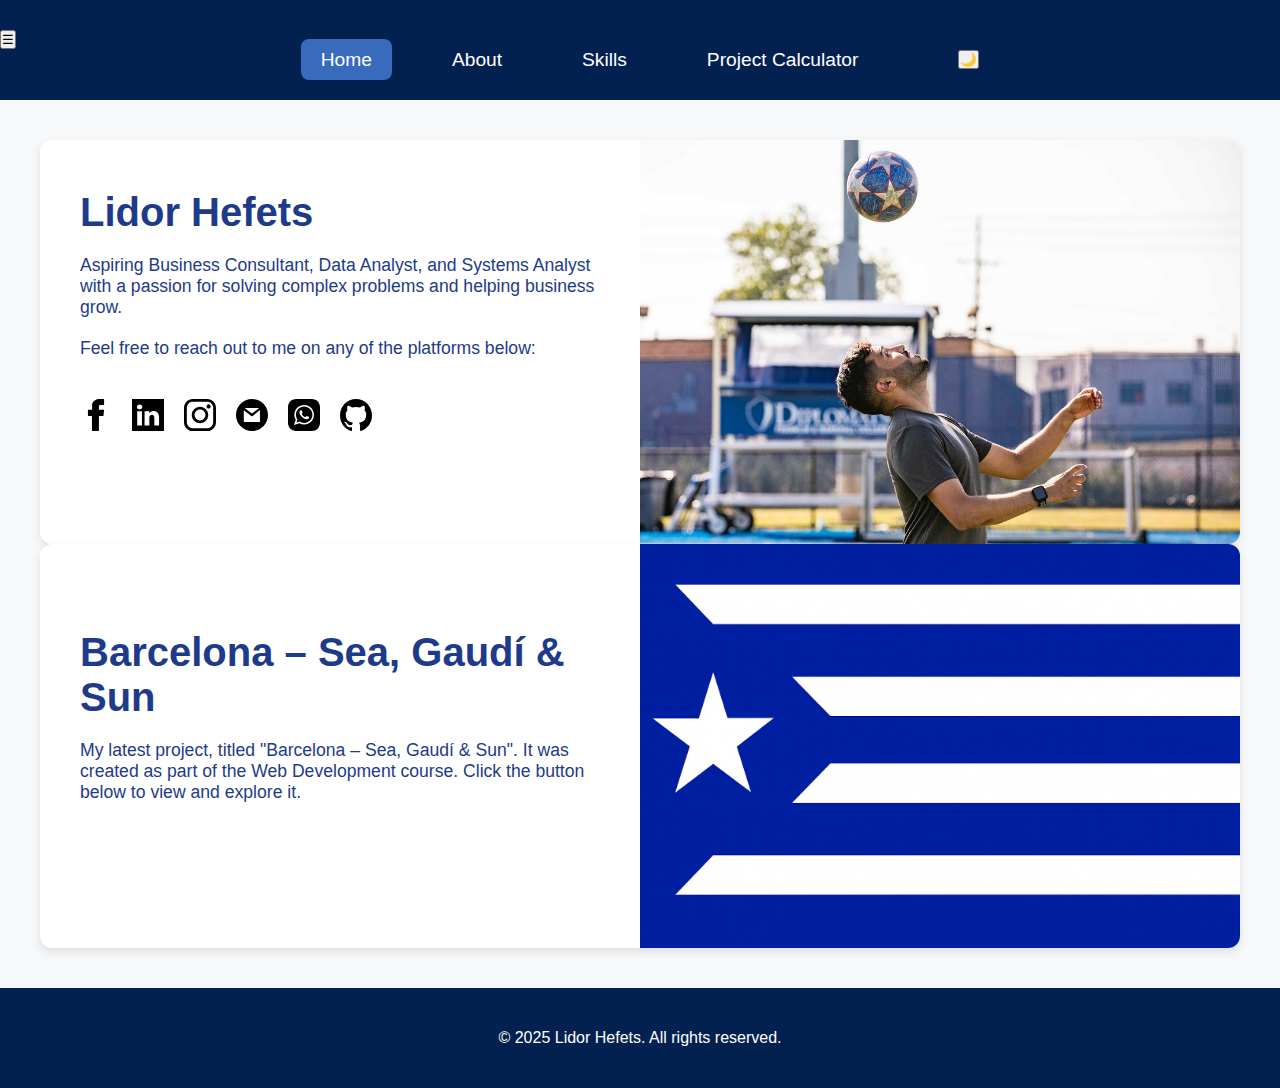
<file: index.html>
<!DOCTYPE html>
<html lang="en">
<head>
  <meta charset="UTF-8" />
  <meta name="viewport" content="width=device-width, initial-scale=1.0" />
  <title>Lidor Hefetz</title>
  <link rel="stylesheet" href="assets/style/global.css" />
  <link rel="stylesheet" href="assets/style/home.css" />
</head>
<body>
  <header class="site-header">
    
    <nav class="navbar">
      <button class="hamburger" onclick="toggleMenu()" aria-label="Toggle menu">
        ☰
      </button>
      <ul class="nav-menu" id="navMenu">
        <li class="active"><a href="index.html">Home</a></li>
        <li><a href="about.html">About</a></li>
        <li><a href="skills.html">Skills</a></li>
        <li><a href="project-calculator.html">Project Calculator</a></li>
        <li></li><button id="darkModeToggle" aria-label="Toggle Dark Mode">🌙</button></li>
      </ul>
    </nav>
  </header>

  <main class="main-section">
    <section class="intro-grid">
      <div class="intro-text">
        <h1>Lidor Hefets</h1>
        <p>
          Aspiring Business Consultant, Data Analyst, and Systems Analyst with a passion for solving complex problems and helping business grow.</p>
        <p>Feel free to reach out to me on any of the platforms below:</p>
        <div class="social-icons">
          <a href="https://www.facebook.com/lidor.hefetz?locale=he_IL" target="_blank">
            <img src="assets/imgs/facebook-svgrepo-com.svg" alt="Facebook Icon" />
          </a>
          <a href="https://www.linkedin.com/in/lidor-hefets-a36481327/" target="_blank">
            <img src="assets/imgs/linkedin-svgrepo-com.svg" alt="LinkedIn Icon" />
          </a>
          <a href="https://www.instagram.com/lidor_hefetz/" target="_blank">
            <img src="assets/imgs/instagram-logo-svgrepo-com.svg" alt="Instagram Icon" />
          </a>
          <a href="mailto:lidorhefetz308@gmail.com" target="_blank">
            <img src="assets/imgs/gmail-svgrepo-com.svg" alt="Gmail Icon" />
          </a>
          <a href="https://wa.me/972544400786" target="_blank"> 
            <img src="assets/imgs/whatsapp-svgrepo-com.svg" alt="WhatsApp Icon"/>
          </a>
          <a href="https://github.com/LidorHefets" target="_blank"> 
            <img src="assets/imgs/github-142-svgrepo-com.svg" alt="Github Icon"/>
          </a>
        </div>
        
      
        <a href="assets/resume.pdf" class="btn" download>View My Resume</a>
      </div>
      <div class="intro-image">
        <img src="assets/imgs/lidor-main.jpeg" alt="Lidor Hefets Profile Picture">
      </div>
    
    </section>

    <section class="intro-grid">
      <div class="intro-text">
        <h1>Barcelona – Sea, Gaudí & Sun</h1>
        <p>My latest project, titled "Barcelona – Sea, Gaudí & Sun".  
          It was created as part of the Web Development course.  
          Click the button below to view and explore it.
          </p>
        <a href="https://lidorhefets.github.io/Lidor_Hefets---Barcelona/main.html" class="btn" target="_blank">View Project</a>
      </div>
      <div class="intro-image">
        <img src="assets/imgs/catalonia-flag.png" alt="Lidor Hefets Profile Picture">
      </div>
    </section>

  </main>

  <footer class="footer">
    <p>© 2025 Lidor Hefets. All rights reserved.</p>
  </footer>
  <script src="services/global.js"></script>
</body>
</html>
</file>
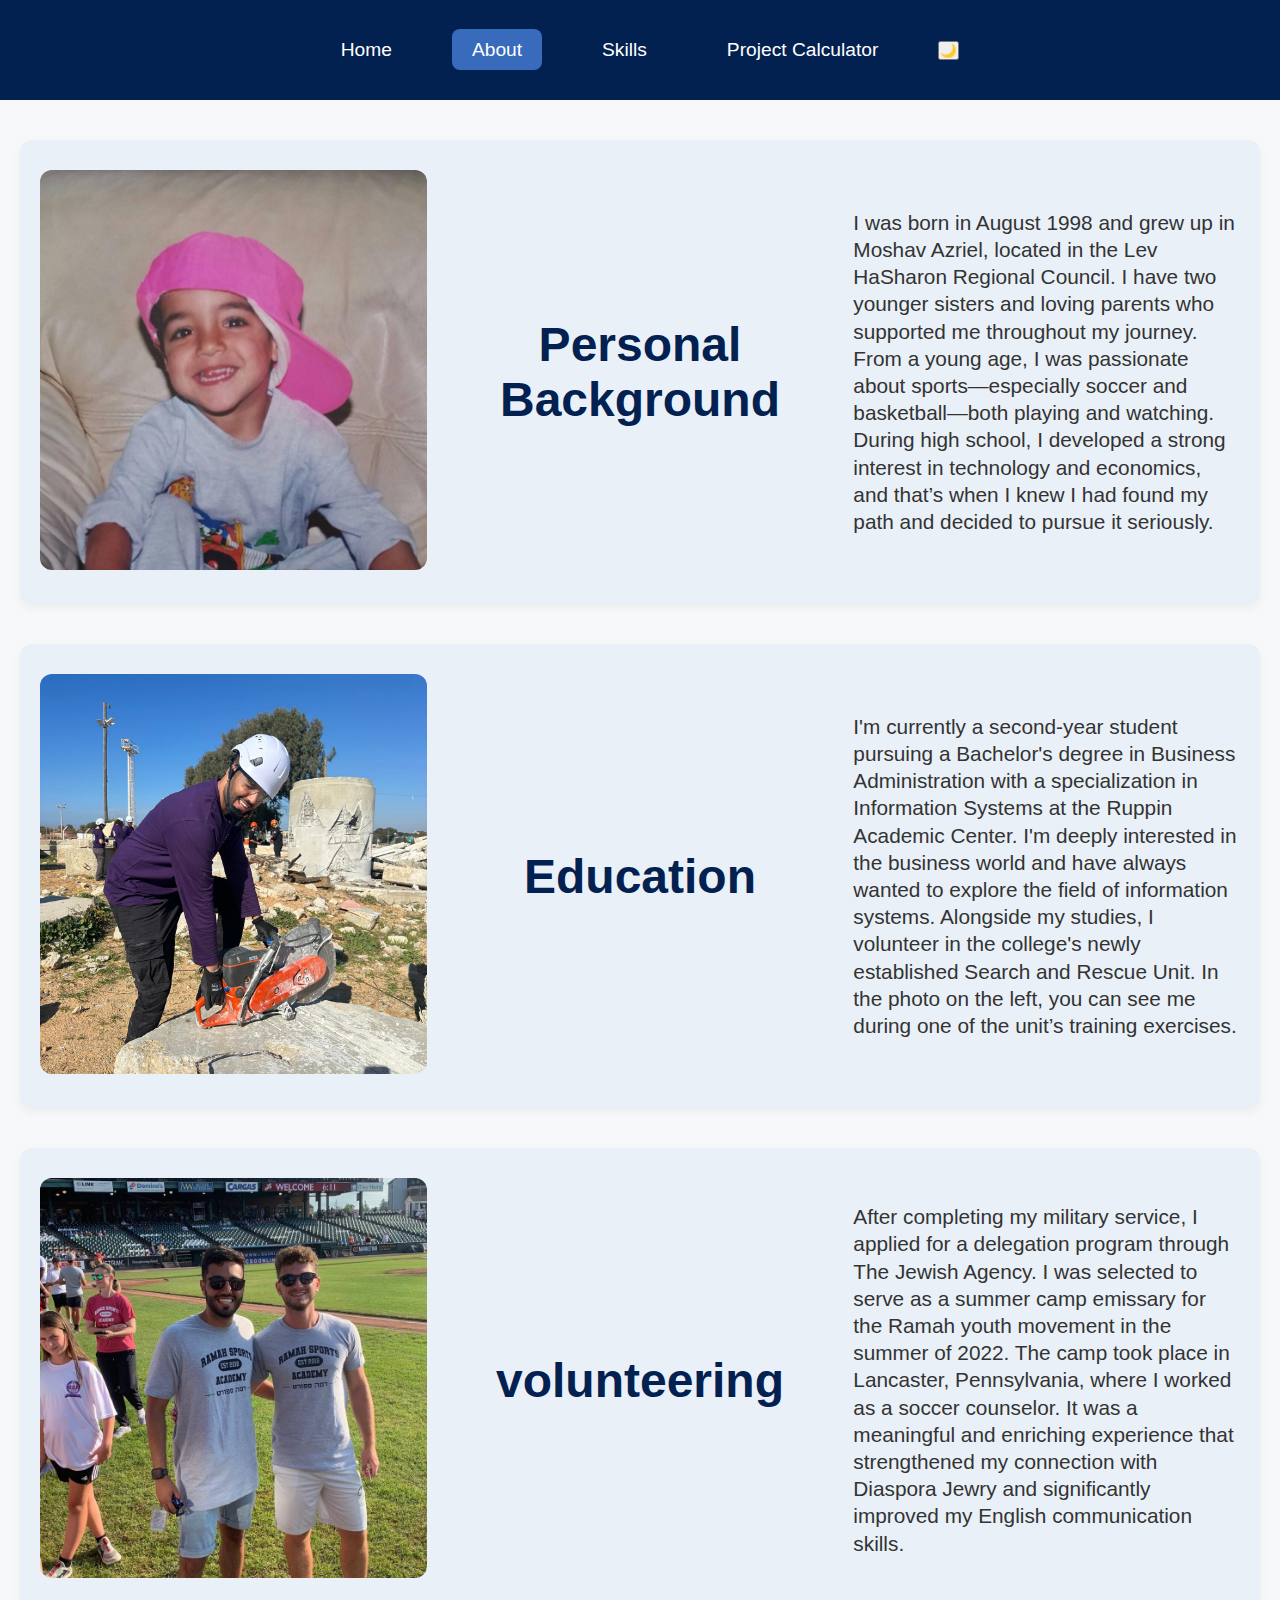
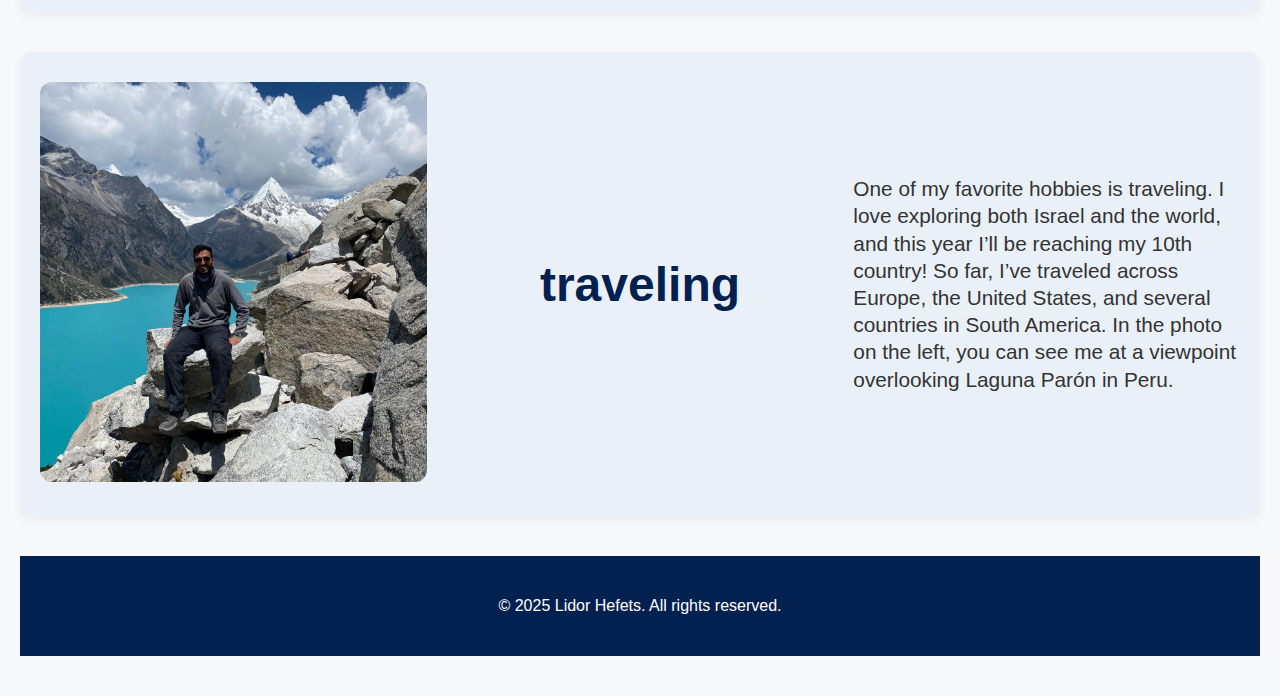
<file: about.html>
<!DOCTYPE html>
<html lang="en">
<head>
  <meta charset="UTF-8">
  <meta name="viewport" content="width=device-width, initial-scale=1.0">
  <title>About Me</title>
  <link rel="stylesheet" href="assets/style/global.css" />
  <link rel="stylesheet" href="assets/style/about.css" />
  
</head>
  <body>
    <header class="site-header">
      <nav class="navbar">
        <ul class="nav-menu">
          <li><a href="index.html">Home</a></li>
          <li class="active"><a href="about.html">About</a></li>
          <li><a href="skills.html">Skills</a></li>
          <li><a href="project-calculator.html">Project Calculator</a></li>
          <button id="darkModeToggle" aria-label="Toggle Dark Mode">🌙</button>
        </ul>
      </nav>
    </header>
  
    <main class="main-content">
      <section class="about-section">
        <div class="section-grid">
          <div class="section-image">
            <img src="assets/imgs/Lidor-kid2.jpeg" alt="Personal Background">
          </div>
          <div class="section-title">
            <h2>Personal Background</h2>
          </div>
          <div class="section-text">
            <p>
              I was born in August 1998 and grew up in Moshav Azriel, located in the Lev HaSharon Regional Council.  
              I have two younger sisters and loving parents who supported me throughout my journey.  
              From a young age, I was passionate about sports—especially soccer and basketball—both playing and watching.  
              During high school, I developed a strong interest in technology and economics, and that’s when I knew I had found my path and decided to pursue it seriously.
            </p>
          </div>
        </div>
      </section>
    
      <section class="about-section">
        <div class="section-grid">
          <div class="section-image">
            <img src="assets/imgs/lidor-ruppin.jpeg" alt="Education">
          </div>
          <div class="section-title">
            <h2>Education</h2>
          </div>
          <div class="section-text">
            <p>
              I'm currently a second-year student pursuing a Bachelor's degree in Business Administration with a specialization in Information Systems at the Ruppin Academic Center.  
              I'm deeply interested in the business world and have always wanted to explore the field of information systems.  
              Alongside my studies, I volunteer in the college's newly established Search and Rescue Unit.  
              In the photo on the left, you can see me during one of the unit’s training exercises.              
            </p>
          </div>
        </div>
      </section>

      <section class="about-section">
        <div class="section-grid">
          <div class="section-image">
            <img src="assets/imgs/lidor-baseball.jpeg" alt="volunteering">
          </div>
          <div class="section-title">
            <h2>volunteering</h2>
          </div>
          <div class="section-text">
            <p>
              After completing my military service, I applied for a delegation program through The Jewish Agency.  
              I was selected to serve as a summer camp emissary for the Ramah youth movement in the summer of 2022.  
              The camp took place in Lancaster, Pennsylvania, where I worked as a soccer counselor.  
              It was a meaningful and enriching experience that strengthened my connection with Diaspora Jewry and significantly improved my English communication skills.

            </p>
          </div>
        </div>
      </section>

      <section class="about-section">
        <div class="section-grid">
          <div class="section-image">
            <img src="assets/imgs/lidor-paroon.jpeg" alt="travel">
          </div>
          <div class="section-title">
            <h2>traveling</h2>
          </div>
          <div class="section-text">
            <p>
              One of my favorite hobbies is traveling. I love exploring both Israel and the world, and this year I’ll be reaching my 10th country!  
              So far, I’ve traveled across Europe, the United States, and several countries in South America.  
              In the photo on the left, you can see me at a viewpoint overlooking Laguna Parón in Peru.
            </p>
          </div>
        </div>
      </section>
  
    <footer class="footer">
      <p>© 2025 Lidor Hefets. All rights reserved.</p>
    </footer>
    <script src="services/global.js"></script>
  </body>
  </html>
</file>
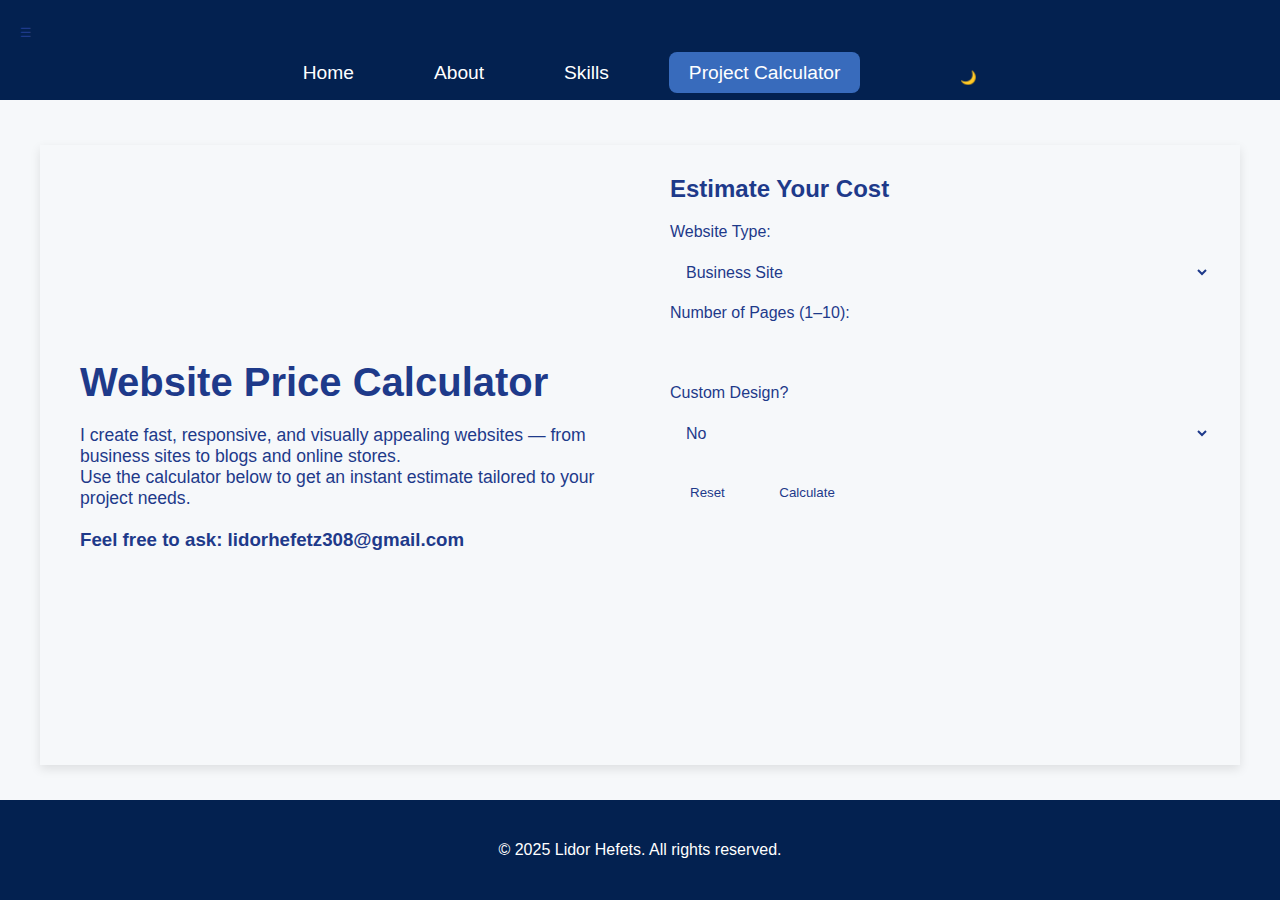
<file: project-calculator.html>
<!DOCTYPE html>
<html lang="en">
<head>
  <meta charset="UTF-8" />
  <meta name="viewport" content="width=device-width, initial-scale=1.0" />
  <title>Lidor Hefetz</title>
  <link rel="stylesheet" href="assets/style/global.css" />
  <link rel="stylesheet" href="assets/style/calculator.css" />
</head>
<body>
  <header class="site-header">
    <nav class="navbar">
      <button class="hamburger" onclick="toggleMenu()" aria-label="Toggle menu">
        ☰
      </button>
      <ul class="nav-menu" id="navMenu">
        <li><a href="index.html">Home</a></li>
        <li><a href="about.html">About</a></li>
        <li><a href="skills.html">Skills</a></li>
        <li id="PC" class="active"><a href="project-calculator.html">Project Calculator</a></li>
        <li></li><button id="darkModeToggle" aria-label="Toggle Dark Mode">🌙</button></li>
      </ul>
    </nav>
  </header>
<main class="main-section">
  <section class="intro-grid">
    <div class="intro-text">
      <h1>Website Price Calculator</h1>
      <p>
        I create fast, responsive, and visually appealing websites — from business sites to blogs and online stores.<br>
        Use the calculator below to get an instant estimate tailored to your project needs.
        </p>
      <h3>Feel free to ask: lidorhefetz308@gmail.com</h3>
    </div>

    <div class="intro-box">
    
      <h2>Estimate Your Cost</h2>
      <form class="form" id="CalcForm">
        <label for="siteType">Website Type:</label>
        <select id="siteType" name="siteType">
          <option value="business">Business Site</option>
          <option value="store">Online Store</option>
          <option value="blog">Blog</option>
        </select>
        <label for="pages">Number of Pages (1–10):</label>
        <input type="number" id="pages" name="pages" min="1" max="10" required />
        <label for="customDesign">Custom Design?</label>
        <select id="customDesign" name="customDesign">
          <option value="no">No</option>
          <option value="yes">Yes</option>
        </select>
        <button class="btn" type="reset">Reset</button>
        <button class="btn" type="submit">Calculate</button>
        <div id="priceResult" class="result-box"></div>
      </form>
    </div>
  </section>
</main> 
<footer class="footer">
  <p>© 2025 Lidor Hefets. All rights reserved.</p>
</footer>

<script src="services/calculator.js"></script>
<script src="services/global.js"></script>
</body>
</html>
</file>
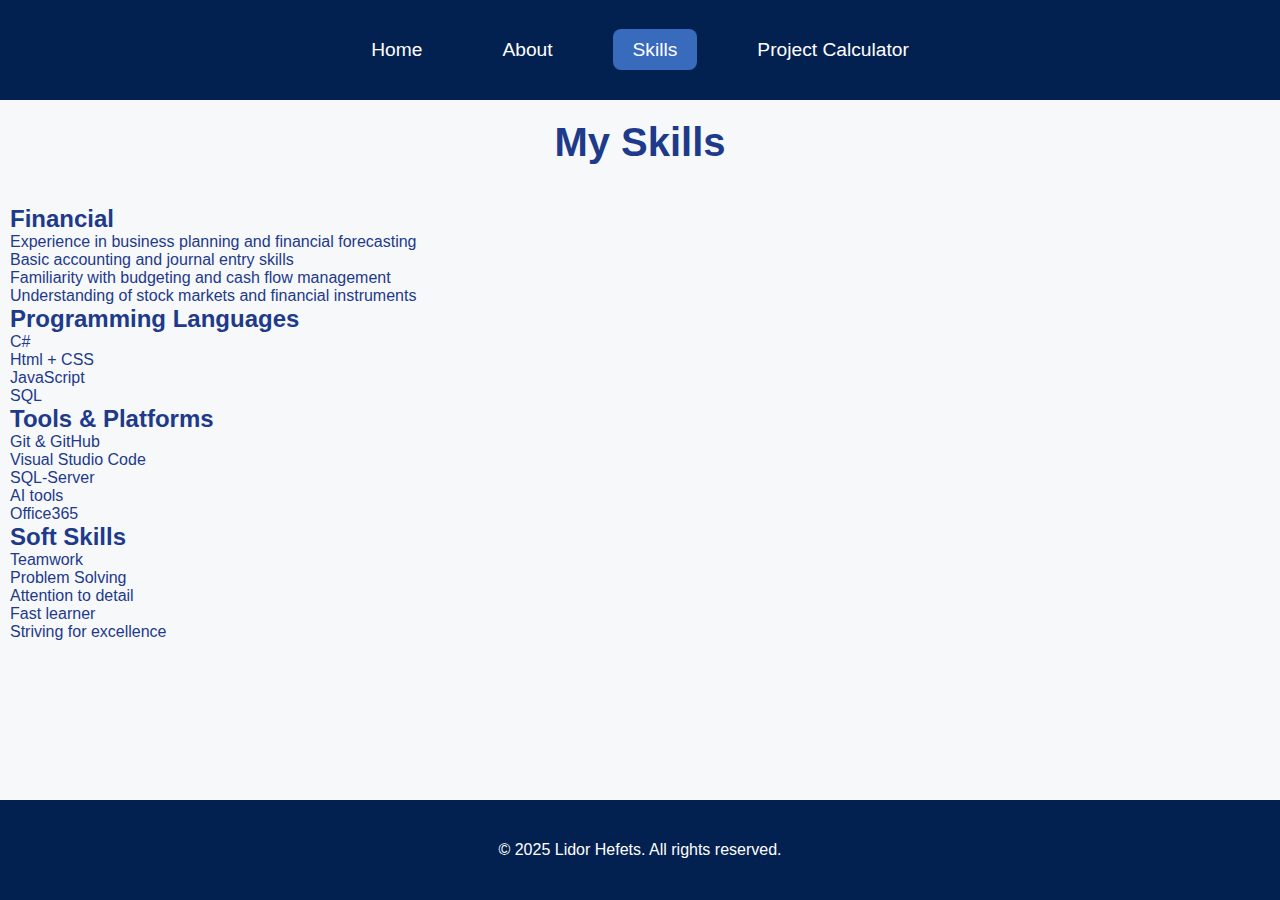
<file: skills.html>
<!DOCTYPE html>
<html lang="en">
<head>
  <meta charset="UTF-8">
  <meta name="viewport" content="width=device-width, initial-scale=1.0">
  <title>Skills</title>
  <link rel="stylesheet" href="assets/style/global.css">
  <link rel="stylesheet" href="assets/style/skills.css">
</head>
<body>
  <header class="site-header">
    <nav class="navbar">
      <ul class="nav-menu">
        <li><a href="index.html">Home</a></li>
        <li><a href="about.html">About</a></li>
        <li class="active"><a href="skills.html">Skills</a></li>
        <li><a href="project-calculator.html">Project Calculator</a></li>
      </ul>
    </nav>
  </header>

  <main class="main-content">
    <h1 class="skills-title">My Skills</h1>

    <section class="skills-wrapper">
      <div class="skill-category">
        <h2>Financial</h2>
        <ul>
          <li>Experience in business planning and financial forecasting</li>
          <li>Basic accounting and journal entry skills</li>
          <li>Familiarity with budgeting and cash flow management</li>
          <li>Understanding of stock markets and financial instruments</li>
        </ul>
      </div>
      <div class="skill-category">
        <h2>Programming Languages</h2>
        <ul>
          <li>C#</li>
          <li>Html + CSS</li>
          <li>JavaScript</li>
          <li>SQL</li>
        </ul>
      </div>
      <div class="skill-category">
        <h2>Tools & Platforms</h2>
        <ul>
          <li>Git & GitHub</li>
          <li>Visual Studio Code</li>
          <li>SQL-Server</li>
          <li>AI tools</li>
          <li>Office365</li>
        </ul>
      </div>
      <div class="skill-category">
        <h2>Soft Skills</h2>
        <ul>
          <li>Teamwork</li>
          <li>Problem Solving</li>
          <li>Attention to detail</li>
          <li>Fast learner</li>
          <li>Striving for excellence</li>
        </ul>
      </div>
    </section>
  </main>

  <footer class="footer">
    <p>© 2025 Lidor Hefets. All rights reserved.</p>
  </footer>
</body>
</html>
</file>
<file: assets/style/global.css>
html {scroll-behavior: smooth;}

* {
    margin: 0;
    padding: 0;
    box-sizing: border-box;
  }
  
  body {
    font-family: 'Segoe UI', Tahoma, Geneva, Verdana, sans-serif;
    background-color: #F6F8FA; 
    color: #1E3A8A; 
    min-height: 100vh;
    display: grid;
    grid-template-rows: auto 1fr auto; 
  }
  
  .site-header {
    background-color: #032150;
    height: 100px;
    display: grid;
    place-items: center;
    position: sticky;
    top: 0;
    z-index: 1000;
  }
  
  .navbar {
    width: 100%;
  }
  
  .nav-menu {
    list-style: none;
    display: grid;
    grid-auto-flow: column;
    justify-content: center;
    align-items: center;
    gap: 40px;
  }
  
  .nav-menu li a {
    text-decoration: none;
    color: white;
    font-size: 1.2rem;
    padding: 10px 20px;
    border-radius: 8px;
    transition: background-color 0.3s;
  }
  
  .nav-menu li a:hover,
  .nav-menu li.active a {
    background-color: #386bbc;
  }
  
    .footer {
        background-color: #032150;
        color: white;
        height: 100px;
        display: grid;
        place-items: center;
        font-size: 1rem;
      }
</file>
<file: assets/style/home.css>
.main-section {
    padding: 40px 20px;
    display: grid;
    place-items: center;
  }
  
  .intro-grid {
    display: grid;
    grid-template-columns: 1fr 1fr; 
    max-width: 1200px;
    width: 100%;
    max-height: 1200px;
    height:100%;
    background-color: #ffffff;
    border-radius: 12px;
    box-shadow: 0 4px 10px rgba(0, 0, 0, 0.1);
    overflow: hidden;
  }
  
  .intro-text {
    padding: 40px;
    display: grid;
    gap: 20px; 
    align-content: center; 
  }
  
  .intro-text h1 {
    font-size: 2.5rem;
  }
  
  .intro-text p {
    font-size: 1.1rem;
  }
  
  .btn {
    background-color: var(--primary-color); /* צבע ראשי */
    color: white;
    padding: 10px 20px;
    border-radius: 8px;
    text-decoration: none;
    display: inline-block;
    text-align: center;
    transition: background-color 0.3s ease;
  }
  
  .btn:hover {
    background-color: var(--primary-color-hover); /* צבע ראשי בהעברה */
  }
  
  .intro-image img {
    width: 100%;
    height: 100%;
    object-fit: cover;
  }

  @media (max-width: 767px) {
    .intro-grid {
      grid-template-columns: 1fr; 
    }
  }

  .social-icons {
    margin-top: 20px;
    display: flex;
    gap: 20px;
    align-items: center;
  }
  
  .social-icons a img {
    width: 32px;
    height: 32px;
    transition: transform 0.3s ease;
  }
  
  .social-icons a:hover img {
    transform: scale(1.1);
    cursor: pointer;
  }
</file>
<file: assets/style/about.css>
body {
    font-family: 'Segoe UI', Tahoma, Geneva, Verdana, sans-serif;
    background-color: #f6f8fa; 
    color: #032150;; 
    display: grid;
    grid-template-rows: auto 1fr auto; 
    min-height: 100vh;
  }

  .main-content {
    display: flex;
    flex-direction: column;
    gap: 40px;
    padding: 40px 20px;
  }
  
  .about-section {
    width: 100%;
    max-height: 600px;
    background-color: #eaf0f7;
    padding: 30px 20px;
    border-radius: 12px;
    box-shadow: 0 4px 10px rgba(0, 0, 0, 0.05);
  }
  
  .section-grid {
    display: grid;
    grid-template-columns: 1fr 1fr 1fr; 
    gap: 20px;
    align-items: center;
  }
  
  .section-image img {
    width: 100%;
    height: 400px;
    border-radius: 12px;
    object-fit: cover;
  }
  
  .section-title h2 {
    font-size: 3rem;
    text-align: center;
    color: #032150;
  }
  
  .section-text p {
    font-size: 1.3rem;
    line-height: 1.7rem;
    color: #333;
  }
  
  @media (max-width: 767px) {
    .section-grid {
      grid-template-columns: 1fr;
      text-align: center;
    }
  
    .section-title h2 {
      margin-top: 20px;
    }
  }
</file>
<file: assets/style/calculator.css>
.main-section {
    padding: 40px 20px;
    display: grid;
    place-items: center;
  }
  
  .intro-grid {
    display: grid;
    grid-template-columns: 1fr 1fr; 
    max-width: 1200px;
    width: 100%;
    max-height: 1200px;
    height:100%;
    background-color: var(--white-color); 
    border-radius: var(--border-curve); 
    box-shadow: 0 4px 10px rgba(0, 0, 0, 0.1);
    overflow: hidden;
    margin-top: 10px;
  }
  
  .intro-text {
    padding: 40px;

    display: grid;
    gap: 20px; 
    align-content: center; 
  }
  
  .intro-text h1 {
    font-size: 2.5rem;
  }
  
  .intro-text p {
    font-size: 1.1rem;
  }

  
  .intro-box {
    background-color:var(--white-color); 
    padding: 30px;
   
  }
  
  .intro-box h2 {
    color: var(--primary-color); 
    margin-bottom: 20px;
  }

  input, select {
    width: 100%;
    box-sizing: border-box; /* ✅ פתרון מרכזי */
    padding: 12px;
    margin: 10px 0;
    font-size: 1rem;
    border-radius: var(--border-curve);
    border: 1px solid var(--primary-color); 
    background-color: var(--white-color); 
    color: var(--primary-color); 
    
  }
 
  button {
    background-color: var(--primary-color); 
    color:var(--white-color);
    padding: 10px 20px;
    border-radius: 8px;
    border: none;
    cursor: pointer;
    margin-top: 10px;
  }
  
  button + button {
    margin-left: 10px;
  }

  #priceResult {
    margin-top: 40px;
    font-weight: bold;
    width: 50;
    color: var(--primary-color); 
    font-size: 1.5rem;
    padding: 20px;
    display: grid;
    gap: 20px; 
    align-content: center; 
    text-align: center;
  }
  
  @media (max-width: 767px) {
    .intro-grid {
      grid-template-columns: 1fr; 
    }
    #PC{
      font-size: 0.5rem;
      overflow-wrap: break-word;
      word-wrap: break-word;
      width: auto;

    }
  
  }
</file>
<file: assets/style/skills.css>
.main-content {
  padding: 20px 10px;
}

.skills-title {
  text-align: center;
  font-size: 2.5rem;
  margin-bottom: 40px;
  color: var(--primary-color);
}

.search-box {
  border: 2px solid var(--primary-color);
  border-radius: 10px;
  padding: 20px;
  margin: 0 auto 40px;
  max-width: 900px;
  background-color: var(--white-color);
}

.search-box h3 {
  margin-top: 0;
}

#skillSearch {
  width: 100%;
  padding: 12px;
  font-size: 1rem;
  border: 1px solid var(--primary-color);
  border-radius: 6px;
  height: 45px;
  box-sizing: border-box;
}

.skills-grid {
  display: grid;
  grid-template-columns: 1fr 1fr;
  gap: 20px;
  max-width: 1000px;
  margin: auto;
}

.category-table {
  border: 2px solid var(--primary-color);
  border-radius: 8px;
  padding: 15px;
  background-color : var(--white-color);
}

.category-table h3 {
  margin-top: 0;
  font-size: 1.2rem;
  border-bottom: 1px solid var(--primary-color);
  padding-bottom: 8px;
}

.category-table table {
  width: 100%;
  border-collapse: collapse;
}

.category-table td {
  padding: 10px;
  border-bottom: 1px var(--primary-color) solid;
}

.category-table tr:last-child td {
  border-bottom: none;
}

@media (max-width: 480px) {
  .skills-grid {
    grid-template-columns: 1fr;
  }

  .skills-title {
    font-size: 1.6rem;
  }

  .search-box {
    padding: 16px;
  }

  #skillSearch {
    
    font-size: 16px;
  }
}

@media (min-width: 481px) and (max-width: 767px) {
  .skills-grid {
    grid-template-columns: 1fr;
  }

  .skills-title {
    font-size: 1.8rem;
  }
}

@media (min-width: 768px) and (max-width: 1199px) {
  .skills-grid {
    grid-template-columns: repeat(2, 1fr);
    gap: 16px;
  }

  .skills-title {
    font-size: 2.2rem;
  }

  .category-table {
    padding: 18px;
  }
}

@media (min-width: 1200px) {
  .skills-grid {
    grid-template-columns: repeat(2, 1fr);
    gap: 24px;
  }

  .skills-title {
    font-size: 2.5rem;
  }
}
</file>
